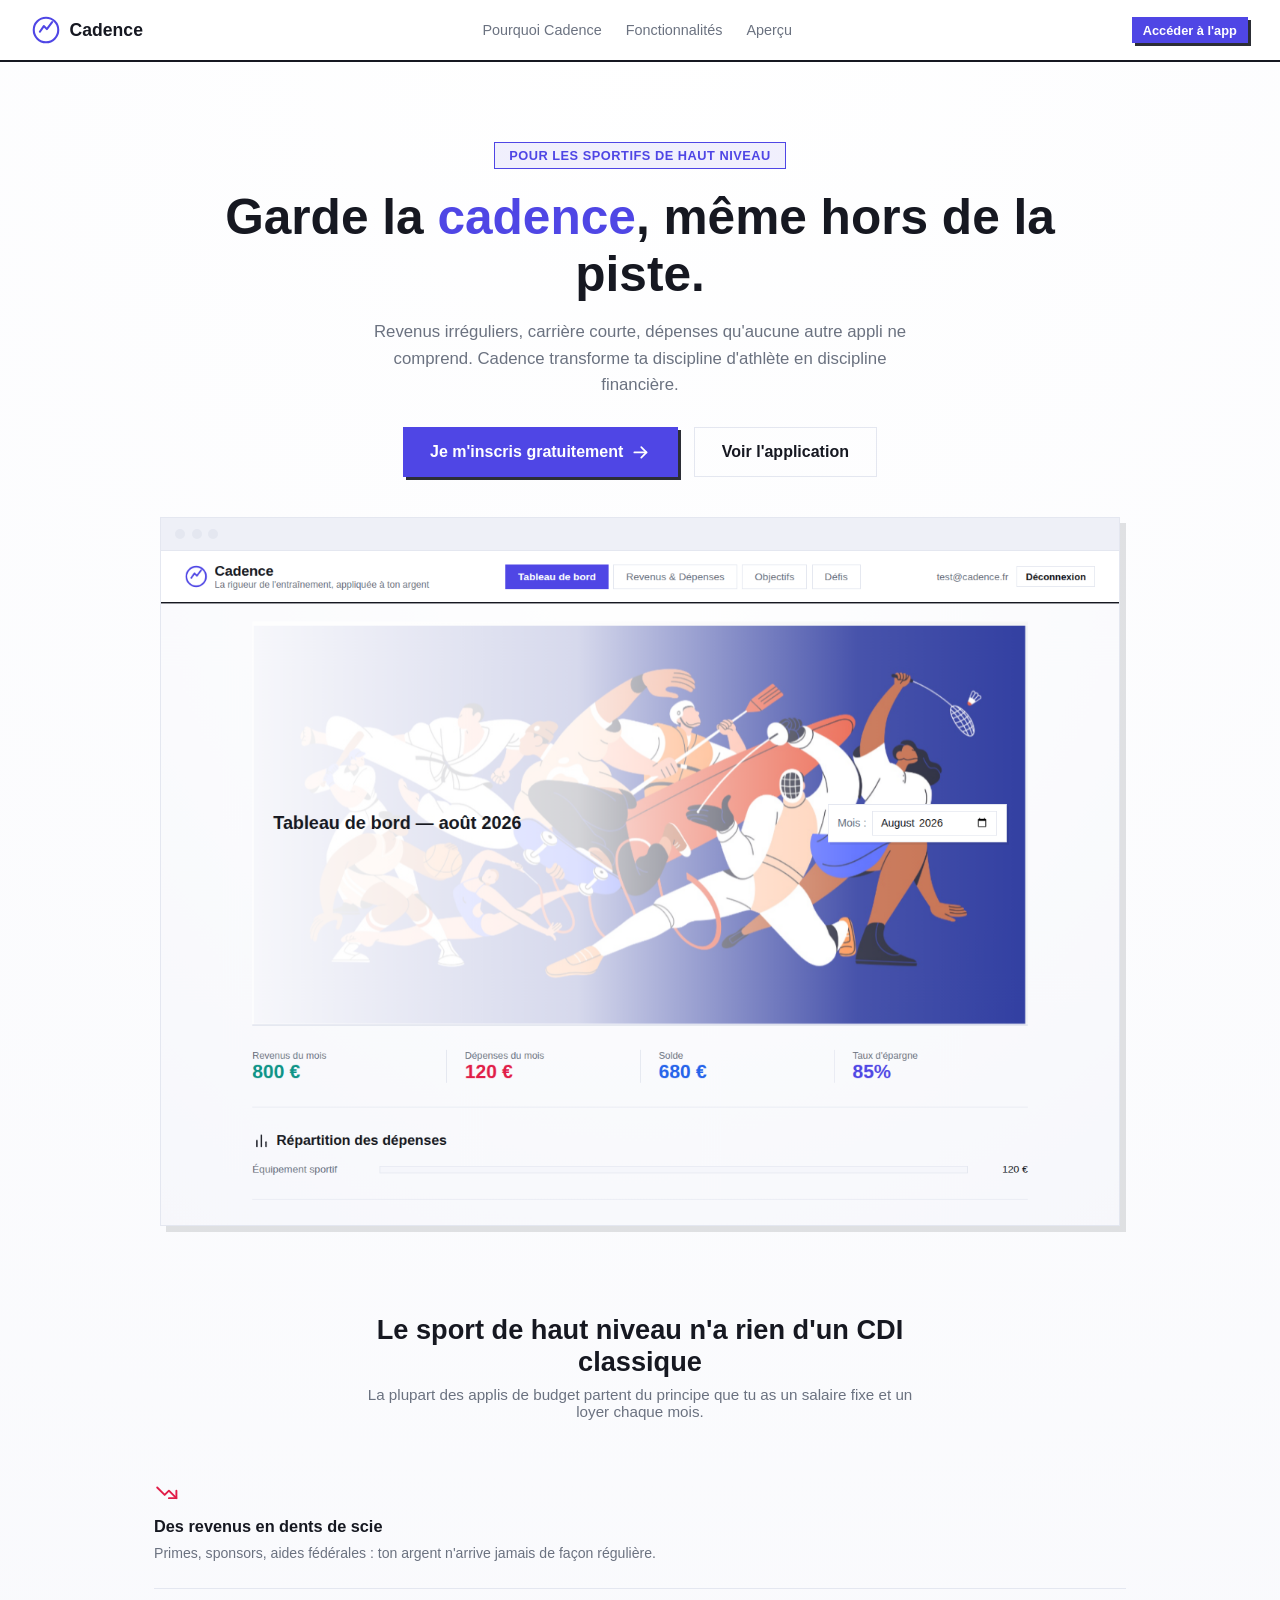
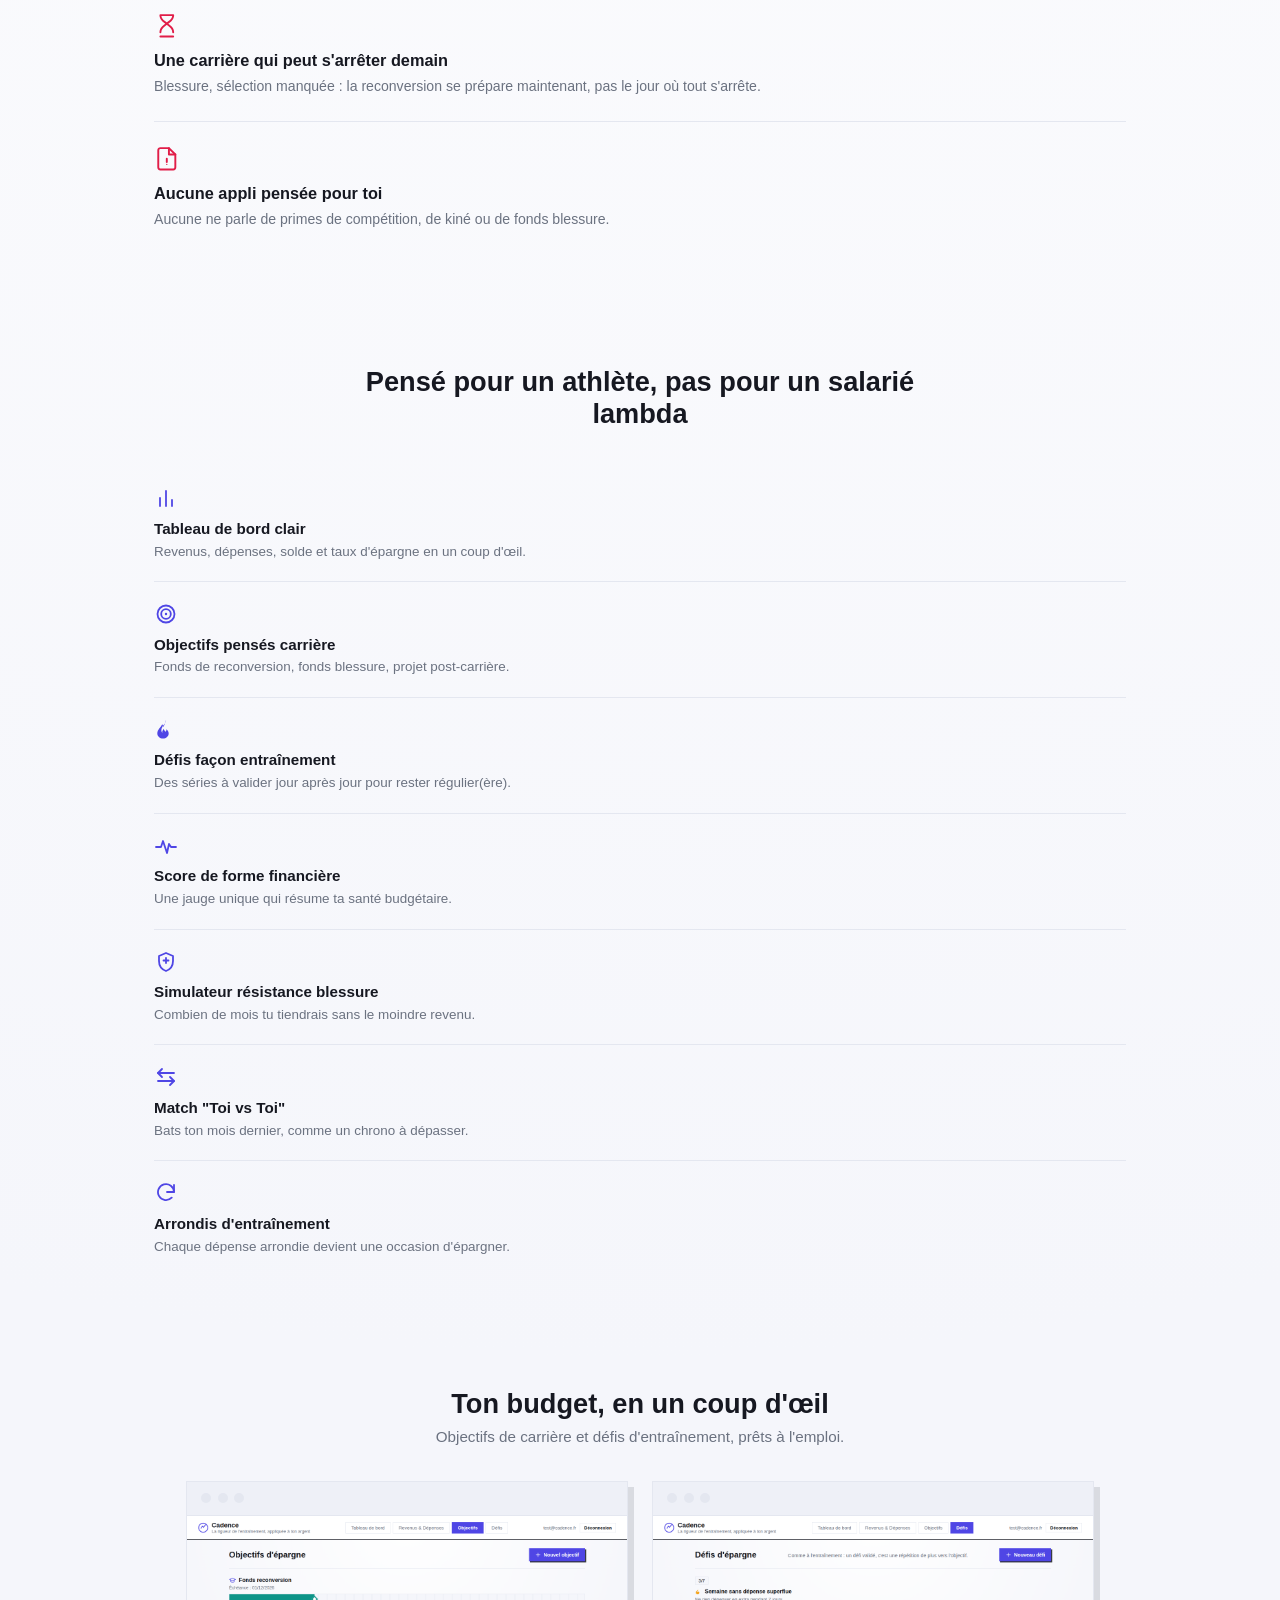
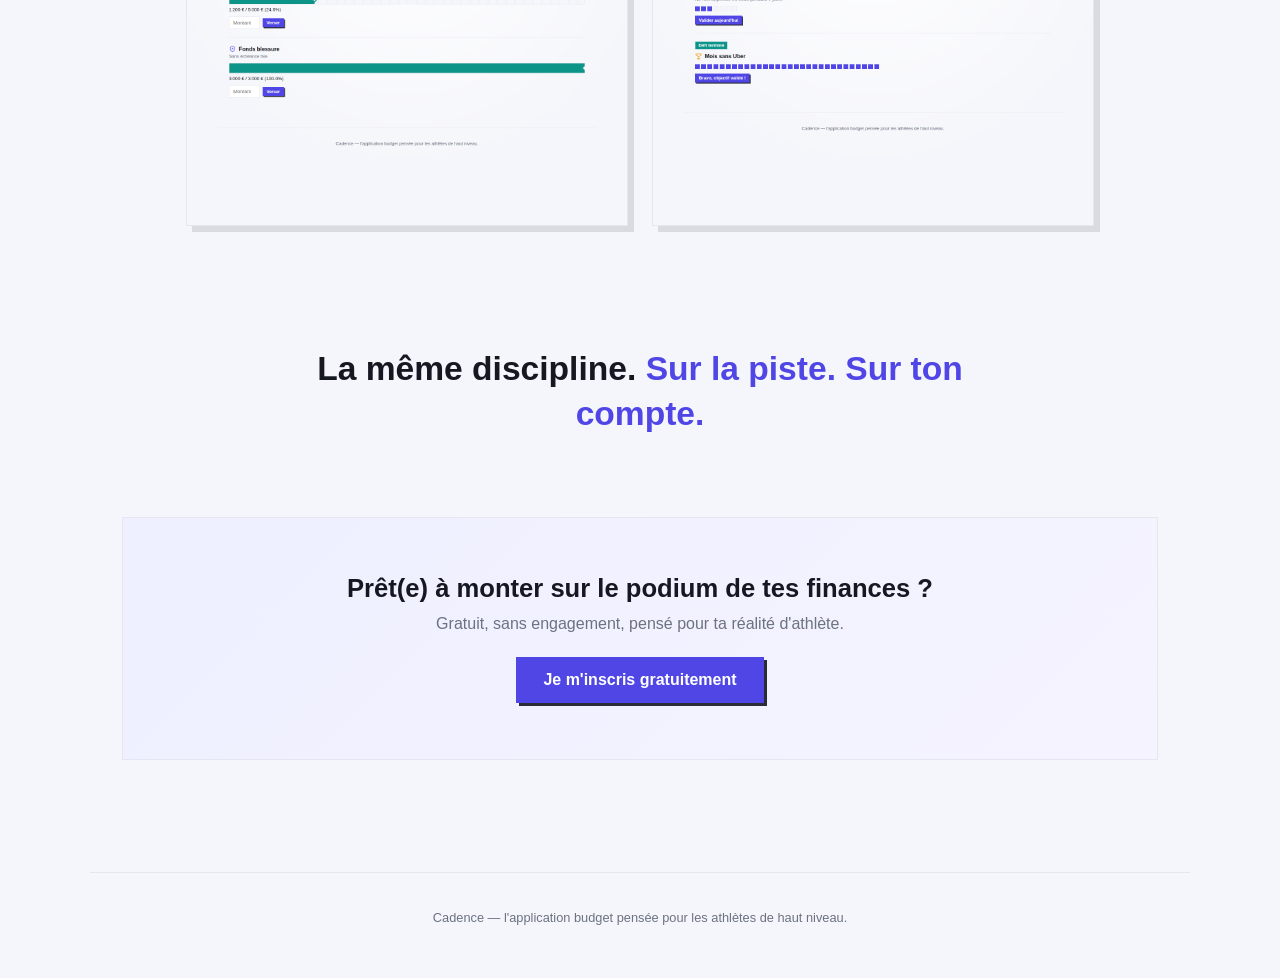
<file: index.html>
<!DOCTYPE html>
<html lang="fr">
<head>
<meta charset="UTF-8">
<meta name="viewport" content="width=device-width, initial-scale=1.0">
<title>Cadence — Le budget des athlètes de haut niveau</title>
<meta name="description" content="Cadence aide les athlètes de haut niveau à gérer leurs revenus irréguliers, préparer leur reconversion et transformer leur discipline sportive en discipline financière.">
<link rel="stylesheet" href="styles/style.css?v=4">
<link rel="stylesheet" href="styles/landing.css?v=3">
</head>
<body>

<header class="landing-nav">
  <a class="brand" href="index.html" aria-label="Cadence, accueil">
    <svg class="logo-mark" width="28" height="28" viewBox="0 0 32 32" aria-hidden="true">
      <circle cx="16" cy="16" r="14" fill="none" stroke="currentColor" stroke-width="2.4"/>
      <path d="M9 18l4.5-6.5L17 15l6-8" fill="none" stroke="currentColor" stroke-width="2.4" stroke-linecap="round" stroke-linejoin="round"/>
    </svg>
    <span class="landing-brand-title">Cadence</span>
  </a>
  <nav aria-label="Navigation principale">
    <ul class="nav-links">
      <li><a href="#pourquoi">Pourquoi Cadence</a></li>
      <li><a href="#fonctionnalites">Fonctionnalités</a></li>
      <li><a href="#apercu">Aperçu</a></li>
    </ul>
  </nav>
  <a class="btn primary small" href="app.php">Accéder à l'app</a>
</header>

<main>

  <!-- HERO -->
  <section class="hero">
    <div class="hero-content">
      <span class="hero-eyebrow">Pour les sportifs de haut niveau</span>
      <h1>Garde la <span class="accent">cadence</span>, même hors de la piste.</h1>
      <p class="hero-sub">
        Revenus irréguliers, carrière courte, dépenses qu'aucune autre appli ne comprend.
        Cadence transforme ta discipline d'athlète en discipline financière.
      </p>
      <div class="hero-cta">
        <a class="btn primary large" href="inscription.html">
          Je m'inscris gratuitement
          <svg class="icon" viewBox="0 0 24 24" fill="none" stroke="currentColor" stroke-width="2" stroke-linecap="round" stroke-linejoin="round" aria-hidden="true"><line x1="5" y1="12" x2="19" y2="12"/><polyline points="13 6 19 12 13 18"/></svg>
        </a>
        <a class="btn ghost large" href="#apercu">Voir l'application</a>
      </div>
    </div>

    <div class="browser-frame">
      <div class="browser-bar">
        <span class="browser-dot"></span><span class="browser-dot"></span><span class="browser-dot"></span>
      </div>
      <img src="ressources/preview-dashboard.png?v=3" alt="Tableau de bord Cadence : revenus, dépenses, score de forme financière et simulateur de résistance blessure">
    </div>
  </section>

  <!-- POURQUOI -->
  <section id="pourquoi" class="landing-section">
    <div class="section-head">
      <h2>Le sport de haut niveau n'a rien d'un CDI classique</h2>
      <p>La plupart des applis de budget partent du principe que tu as un salaire fixe et un loyer chaque mois.</p>
    </div>
    <div class="pain-grid">
      <div class="pain-card">
        <svg class="icon" viewBox="0 0 24 24" fill="none" stroke="currentColor" stroke-width="1.8" stroke-linecap="round" stroke-linejoin="round" aria-hidden="true"><polyline points="3 7 10 14 14 10 21 17"/><polyline points="21 10 21 17 14 17"/></svg>
        <h3>Des revenus en dents de scie</h3>
        <p>Primes, sponsors, aides fédérales : ton argent n'arrive jamais de façon régulière.</p>
      </div>
      <div class="pain-card">
        <svg class="icon" viewBox="0 0 24 24" fill="none" stroke="currentColor" stroke-width="1.8" stroke-linecap="round" stroke-linejoin="round" aria-hidden="true"><path d="M6 2h12M6 22h12M6 2c0 5 4 6 6 8-2 2-6 3-6 8M18 2c0 5-4 6-6 8 2 2 6 3 6 8"/></svg>
        <h3>Une carrière qui peut s'arrêter demain</h3>
        <p>Blessure, sélection manquée : la reconversion se prépare maintenant, pas le jour où tout s'arrête.</p>
      </div>
      <div class="pain-card">
        <svg class="icon" viewBox="0 0 24 24" fill="none" stroke="currentColor" stroke-width="1.8" stroke-linecap="round" stroke-linejoin="round" aria-hidden="true"><path d="M14 2H6a2 2 0 0 0-2 2v16a2 2 0 0 0 2 2h12a2 2 0 0 0 2-2V8l-6-6z"/><polyline points="14 2 14 8 20 8"/><line x1="12" y1="12" x2="12" y2="15"/><circle cx="12" cy="17.3" r=".6" fill="currentColor" stroke="none"/></svg>
        <h3>Aucune appli pensée pour toi</h3>
        <p>Aucune ne parle de primes de compétition, de kiné ou de fonds blessure.</p>
      </div>
    </div>
  </section>

  <!-- FONCTIONNALITES -->
  <section id="fonctionnalites" class="landing-section">
    <div class="section-head">
      <h2>Pensé pour un athlète, pas pour un salarié lambda</h2>
    </div>
    <ul class="feature-grid">
      <li class="feature-card">
        <svg class="icon" viewBox="0 0 24 24" fill="none" stroke="currentColor" stroke-width="1.8" stroke-linecap="round" stroke-linejoin="round" aria-hidden="true"><line x1="6" y1="20" x2="6" y2="12"/><line x1="12" y1="20" x2="12" y2="5"/><line x1="18" y1="20" x2="18" y2="14"/></svg>
        <h3>Tableau de bord clair</h3>
        <p>Revenus, dépenses, solde et taux d'épargne en un coup d'œil.</p>
      </li>
      <li class="feature-card">
        <svg class="icon" viewBox="0 0 24 24" fill="none" stroke="currentColor" stroke-width="1.8" aria-hidden="true"><circle cx="12" cy="12" r="8.5"/><circle cx="12" cy="12" r="4.8"/><circle cx="12" cy="12" r="1.2" fill="currentColor" stroke="none"/></svg>
        <h3>Objectifs pensés carrière</h3>
        <p>Fonds de reconversion, fonds blessure, projet post-carrière.</p>
      </li>
      <li class="feature-card">
        <svg class="icon" viewBox="0 0 24 24" fill="currentColor" stroke="none" aria-hidden="true"><path d="M12 2c.3 3-2.4 4.6-3.6 6.7C7 11 7 13.4 8.4 15c-.6-2 .6-3 1.4-4.3.2 1.6 1 2.2 1.9 3 .8-.7.7-1.6.4-2.4 1.6 1 2.6 2.5 2.6 4.2 0 2.9-2.6 5-5.7 5S3.3 18.4 3.3 15.5c0-4 3.6-6.2 4.9-9.3.9 1 1 2.2.6 3.4C10.3 7.8 11.4 4.9 12 2z"/></svg>
        <h3>Défis façon entraînement</h3>
        <p>Des séries à valider jour après jour pour rester régulier(ère).</p>
      </li>
      <li class="feature-card">
        <svg class="icon" viewBox="0 0 24 24" fill="none" stroke="currentColor" stroke-width="1.8" stroke-linecap="round" stroke-linejoin="round" aria-hidden="true"><polyline points="2,13 7,13 9,7 13,19 15,10 17,13 22,13"/></svg>
        <h3>Score de forme financière</h3>
        <p>Une jauge unique qui résume ta santé budgétaire.</p>
      </li>
      <li class="feature-card">
        <svg class="icon" viewBox="0 0 24 24" fill="none" stroke="currentColor" stroke-width="1.8" stroke-linecap="round" stroke-linejoin="round" aria-hidden="true"><path d="M12 3l7 3v5c0 5-3 8.5-7 10-4-1.5-7-5-7-10V6l7-3z"/><line x1="12" y1="8" x2="12" y2="13"/><line x1="9.5" y1="10.5" x2="14.5" y2="10.5"/></svg>
        <h3>Simulateur résistance blessure</h3>
        <p>Combien de mois tu tiendrais sans le moindre revenu.</p>
      </li>
      <li class="feature-card">
        <svg class="icon" viewBox="0 0 24 24" fill="none" stroke="currentColor" stroke-width="1.8" stroke-linecap="round" stroke-linejoin="round" aria-hidden="true"><polyline points="8 4 4 8 8 12"/><line x1="4" y1="8" x2="20" y2="8"/><polyline points="16 12 20 16 16 20"/><line x1="20" y1="16" x2="4" y2="16"/></svg>
        <h3>Match "Toi vs Toi"</h3>
        <p>Bats ton mois dernier, comme un chrono à dépasser.</p>
      </li>
      <li class="feature-card">
        <svg class="icon" viewBox="0 0 24 24" fill="none" stroke="currentColor" stroke-width="1.8" stroke-linecap="round" stroke-linejoin="round" aria-hidden="true"><path d="M20 11a8 8 0 1 0-2.3 5.7"/><polyline points="20 4 20 11 13 11"/></svg>
        <h3>Arrondis d'entraînement</h3>
        <p>Chaque dépense arrondie devient une occasion d'épargner.</p>
      </li>
    </ul>
  </section>

  <!-- APERCU PRODUIT -->
  <section id="apercu" class="landing-section">
    <div class="section-head">
      <h2>Ton budget, en un coup d'œil</h2>
      <p>Objectifs de carrière et défis d'entraînement, prêts à l'emploi.</p>
    </div>
    <div class="preview-row">
      <div class="browser-frame">
        <div class="browser-bar"><span class="browser-dot"></span><span class="browser-dot"></span><span class="browser-dot"></span></div>
        <img src="ressources/preview-objectifs.png?v=3" alt="Écran des objectifs d'épargne : fonds de reconversion, fonds blessure et projet post-carrière avec barres de progression">
      </div>
      <div class="browser-frame">
        <div class="browser-bar"><span class="browser-dot"></span><span class="browser-dot"></span><span class="browser-dot"></span></div>
        <img src="ressources/preview-defis.png?v=3" alt="Écran des défis d'épargne avec séries de jours à valider et statut de progression">
      </div>
    </div>
  </section>

  <!-- SLOGAN -->
  <section class="slogan-section">
    <p>La même discipline. <span class="accent">Sur la piste. Sur ton compte.</span></p>
  </section>

  <!-- CTA FINAL -->
  <section class="final-cta">
    <h2>Prêt(e) à monter sur le podium de tes finances ?</h2>
    <p>Gratuit, sans engagement, pensé pour ta réalité d'athlète.</p>
    <a class="btn primary large" href="inscription.html">Je m'inscris gratuitement</a>
  </section>

</main>

<footer class="site-footer">
  <p>Cadence — l'application budget pensée pour les athlètes de haut niveau.</p>
</footer>

</body>
</html>
</file>
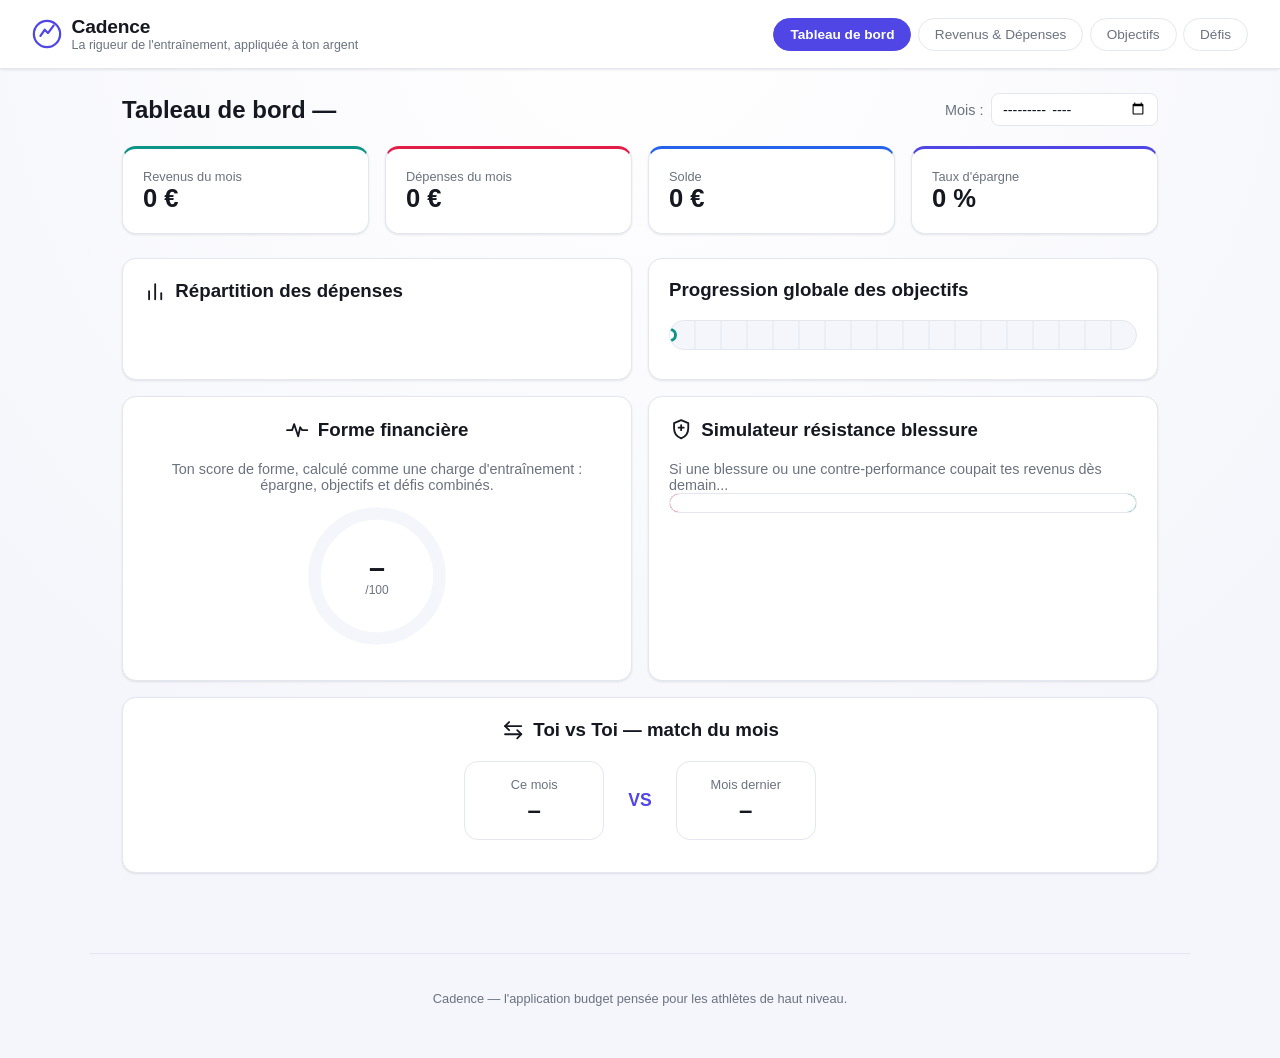
<file: app.html>
<!DOCTYPE html>
<html lang="fr">
<head>
<meta charset="UTF-8">
<meta name="viewport" content="width=device-width, initial-scale=1.0">
<title>Cadence — Gestion budgétaire pour athlète de haut niveau</title>
<link rel="stylesheet" href="css/style.css">
</head>
<body>

<header class="topbar">
  <a class="brand" href="index.html" aria-label="Retour à l'accueil Cadence">
    <svg class="logo-mark" width="30" height="30" viewBox="0 0 32 32" aria-hidden="true">
      <circle cx="16" cy="16" r="14" fill="none" stroke="currentColor" stroke-width="2.4"/>
      <path d="M9 18l4.5-6.5L17 15l6-8" fill="none" stroke="currentColor" stroke-width="2.4" stroke-linecap="round" stroke-linejoin="round"/>
    </svg>
    <div>
      <h1>Cadence</h1>
      <p class="tagline">La rigueur de l'entraînement, appliquée à ton argent</p>
    </div>
  </a>
  <nav class="tabs" id="tabs">
    <button class="tab-btn active" data-tab="dashboard">Tableau de bord</button>
    <button class="tab-btn" data-tab="transactions">Revenus &amp; Dépenses</button>
    <button class="tab-btn" data-tab="objectifs">Objectifs</button>
    <button class="tab-btn" data-tab="defis">Défis</button>
  </nav>
</header>

<main>

  <!-- DASHBOARD -->
  <section id="dashboard" class="tab-panel active">
    <div class="panel-header">
      <h2>Tableau de bord — <span id="dashboardMonthLabel"></span></h2>
      <div class="month-picker">
        <label for="monthSelector">Mois :</label>
        <input type="month" id="monthSelector">
      </div>
    </div>

    <dl class="stat-grid">
      <div class="stat-card revenu">
        <dt class="stat-label">Revenus du mois</dt>
        <dd class="stat-value" id="statRevenus">0 €</dd>
      </div>
      <div class="stat-card depense">
        <dt class="stat-label">Dépenses du mois</dt>
        <dd class="stat-value" id="statDepenses">0 €</dd>
      </div>
      <div class="stat-card solde">
        <dt class="stat-label">Solde</dt>
        <dd class="stat-value" id="statSolde">0 €</dd>
      </div>
      <div class="stat-card taux">
        <dt class="stat-label">Taux d'épargne</dt>
        <dd class="stat-value" id="statTaux">0 %</dd>
      </div>
    </dl>

    <div class="dashboard-columns">
      <div class="card">
        <h3>
          <svg class="icon" viewBox="0 0 24 24" fill="none" stroke="currentColor" stroke-width="1.8" stroke-linecap="round" stroke-linejoin="round" aria-hidden="true"><line x1="6" y1="20" x2="6" y2="12"/><line x1="12" y1="20" x2="12" y2="5"/><line x1="18" y1="20" x2="18" y2="14"/></svg>
          Répartition des dépenses
        </h3>
        <ul id="categoryChart" class="bar-chart"></ul>
        <p class="empty-hint" id="categoryEmpty" hidden>Aucune dépense enregistrée ce mois-ci.</p>
      </div>

      <div class="card">
        <h3>Progression globale des objectifs</h3>
        <div class="track-lane">
          <div class="track-fill" id="globalGoalFill"></div>
          <span class="track-marker" id="globalGoalMarker"></span>
        </div>
        <p id="globalGoalText" class="track-caption"></p>
      </div>
    </div>

    <div class="dashboard-columns">
      <div class="card gauge-card">
        <h3>
          <svg class="icon" viewBox="0 0 24 24" fill="none" stroke="currentColor" stroke-width="1.8" stroke-linecap="round" stroke-linejoin="round" aria-hidden="true"><polyline points="2,13 7,13 9,7 13,19 15,10 17,13 22,13"/></svg>
          Forme financière
        </h3>
        <p class="subtitle">Ton score de forme, calculé comme une charge d'entraînement : épargne, objectifs et défis combinés.</p>
        <div class="gauge-wrap">
          <svg class="gauge-svg" viewBox="0 0 120 120" role="img" aria-label="Jauge de forme financière">
            <circle class="gauge-bg" cx="60" cy="60" r="50"></circle>
            <circle class="gauge-value" id="formGaugeCircle" cx="60" cy="60" r="50"></circle>
          </svg>
          <div class="gauge-center">
            <span class="gauge-number" id="formScoreNumber">–</span>
            <span class="gauge-sub">/100</span>
          </div>
        </div>
        <p class="track-caption" id="formScoreLabel"></p>
      </div>

      <div class="card">
        <h3>
          <svg class="icon" viewBox="0 0 24 24" fill="none" stroke="currentColor" stroke-width="1.8" stroke-linecap="round" stroke-linejoin="round" aria-hidden="true"><path d="M12 3l7 3v5c0 5-3 8.5-7 10-4-1.5-7-5-7-10V6l7-3z"/><line x1="12" y1="8" x2="12" y2="13"/><line x1="9.5" y1="10.5" x2="14.5" y2="10.5"/></svg>
          Simulateur résistance blessure
        </h3>
        <p class="subtitle">Si une blessure ou une contre-performance coupait tes revenus dès demain...</p>
        <div class="fuel-gauge">
          <div class="fuel-fill" id="runwayFill"></div>
        </div>
        <p class="track-caption" id="runwayText"></p>
      </div>
    </div>

    <div class="card versus-card">
      <h3>
        <svg class="icon" viewBox="0 0 24 24" fill="none" stroke="currentColor" stroke-width="1.8" stroke-linecap="round" stroke-linejoin="round" aria-hidden="true"><polyline points="8 4 4 8 8 12"/><line x1="4" y1="8" x2="20" y2="8"/><polyline points="16 12 20 16 16 20"/><line x1="20" y1="16" x2="4" y2="16"/></svg>
        Toi vs Toi — match du mois
      </h3>
      <div class="versus-row">
        <div class="versus-side" id="versusCurrentSide">
          <span class="versus-label">Ce mois</span>
          <span class="versus-value" id="versusCurrentValue">–</span>
        </div>
        <span class="versus-vs">VS</span>
        <div class="versus-side" id="versusPreviousSide">
          <span class="versus-label">Mois dernier</span>
          <span class="versus-value" id="versusPreviousValue">–</span>
        </div>
      </div>
      <p class="track-caption" id="versusText"></p>
    </div>
  </section>

  <!-- TRANSACTIONS -->
  <section id="transactions" class="tab-panel">
    <div class="panel-header">
      <h2>Revenus &amp; Dépenses</h2>
    </div>

    <form id="transactionForm" class="card form-grid">
      <div class="field">
        <label for="txType">Type</label>
        <select id="txType" required>
          <option value="revenu">Revenu</option>
          <option value="depense">Dépense</option>
        </select>
      </div>
      <div class="field">
        <label for="txCategory">Catégorie</label>
        <select id="txCategory" required></select>
      </div>
      <div class="field">
        <label for="txLabel">Libellé</label>
        <input type="text" id="txLabel" placeholder="Ex : Prime podium championnat" required>
      </div>
      <div class="field">
        <label for="txAmount">Montant (€)</label>
        <input type="number" id="txAmount" min="0.01" step="0.01" required>
      </div>
      <div class="field">
        <label for="txDate">Date</label>
        <input type="date" id="txDate" required>
      </div>
      <button type="submit" class="btn primary">
        <svg class="icon" viewBox="0 0 24 24" fill="none" stroke="currentColor" stroke-width="2" stroke-linecap="round" aria-hidden="true"><line x1="12" y1="5" x2="12" y2="19"/><line x1="5" y1="12" x2="19" y2="12"/></svg>
        Ajouter
      </button>
    </form>

    <div class="card roundup-card" id="roundupCard" hidden>
      <h3>
        <svg class="icon" viewBox="0 0 24 24" fill="none" stroke="currentColor" stroke-width="1.8" stroke-linecap="round" stroke-linejoin="round" aria-hidden="true"><path d="M20 11a8 8 0 1 0-2.3 5.7"/><polyline points="20 4 20 11 13 11"/></svg>
        Arrondi d'entraînement
      </h3>
      <p id="roundupText"></p>
      <div class="goal-actions">
        <label for="roundupGoalSelect" class="sr-only">Objectif qui recevra l'arrondi</label>
        <select id="roundupGoalSelect"></select>
        <button type="button" class="btn primary small" id="roundupSendBtn">Envoyer l'arrondi</button>
        <button type="button" class="btn ghost small" id="roundupSkipBtn">Ignorer</button>
      </div>
    </div>

    <div class="card">
      <table class="tx-table">
        <thead>
          <tr><th>Date</th><th>Type</th><th>Catégorie</th><th>Libellé</th><th>Montant</th><th>Action</th></tr>
        </thead>
        <tbody id="txTableBody"></tbody>
      </table>
      <p class="empty-hint" id="txEmpty" hidden>Aucune opération ce mois-ci.</p>
    </div>
  </section>

  <!-- OBJECTIFS -->
  <section id="objectifs" class="tab-panel">
    <div class="panel-header">
      <h2>Objectifs d'épargne</h2>
      <button class="btn primary" id="newGoalBtn">
        <svg class="icon" viewBox="0 0 24 24" fill="none" stroke="currentColor" stroke-width="2" stroke-linecap="round" aria-hidden="true"><line x1="12" y1="5" x2="12" y2="19"/><line x1="5" y1="12" x2="19" y2="12"/></svg>
        Nouvel objectif
      </button>
    </div>

    <form id="goalForm" class="card form-grid" hidden>
      <div class="field">
        <label for="goalName">Nom de l'objectif</label>
        <input type="text" id="goalName" placeholder="Ex : Fonds reconversion" required>
      </div>
      <div class="field">
        <label for="goalCategory">Catégorie</label>
        <select id="goalCategory">
          <option value="reconversion">Reconversion</option>
          <option value="blessure">Fonds blessure / coup dur</option>
          <option value="projet">Projet post-carrière</option>
          <option value="autre">Autre</option>
        </select>
      </div>
      <div class="field">
        <label for="goalTarget">Montant cible (€)</label>
        <input type="number" id="goalTarget" min="1" step="1" required>
      </div>
      <div class="field">
        <label for="goalDeadline">Échéance (optionnel)</label>
        <input type="date" id="goalDeadline">
      </div>
      <button type="submit" class="btn primary">Créer l'objectif</button>
    </form>

    <ul id="goalsList" class="goals-list"></ul>
  </section>

  <!-- DEFIS -->
  <section id="defis" class="tab-panel">
    <div class="panel-header">
      <h2>Défis d'épargne</h2>
      <p class="subtitle">Comme à l'entraînement : un défi validé, c'est une répétition de plus vers l'objectif.</p>
    </div>
    <ul id="challengesList" class="challenges-list"></ul>
  </section>

</main>

<footer class="site-footer">
  <p>Cadence — l'application budget pensée pour les athlètes de haut niveau.</p>
</footer>

<div id="toast" class="toast" hidden></div>

<script src="js/app.js" defer></script>
</body>
</html>
</file>
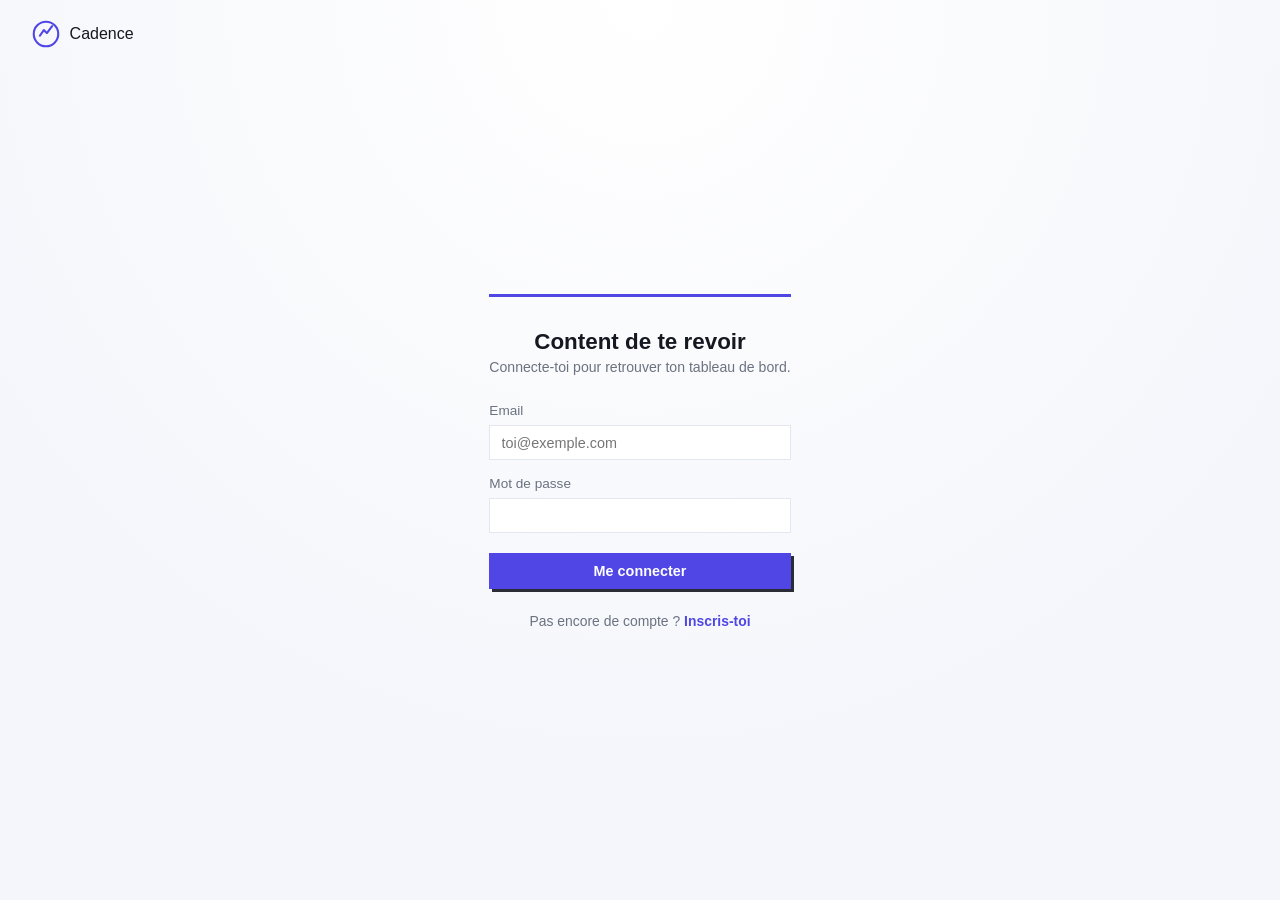
<file: connexion.html>
<!DOCTYPE html>
<html lang="fr">
<head>
<meta charset="UTF-8">
<meta name="viewport" content="width=device-width, initial-scale=1.0">
<title>Connexion — Cadence</title>
<link rel="stylesheet" href="styles/style.css?v=4">
<link rel="stylesheet" href="styles/auth.css?v=3">
</head>
<body class="auth-page">

<header class="auth-nav">
  <a class="brand" href="index.html" aria-label="Cadence, accueil">
    <svg class="logo-mark" width="28" height="28" viewBox="0 0 32 32" aria-hidden="true">
      <circle cx="16" cy="16" r="14" fill="none" stroke="currentColor" stroke-width="2.4"/>
      <path d="M9 18l4.5-6.5L17 15l6-8" fill="none" stroke="currentColor" stroke-width="2.4" stroke-linecap="round" stroke-linejoin="round"/>
    </svg>
    <span class="landing-brand-title">Cadence</span>
  </a>
</header>

<main class="auth-main">
  <div class="auth-card">
    <h1>Content de te revoir</h1>
    <p class="auth-sub">Connecte-toi pour retrouver ton tableau de bord.</p>

    <p class="auth-error" id="erreur_formulaire" hidden></p>

    <form id="formulaire_connexion" class="auth-form">
      <div class="field">
        <label for="email">Email</label>
        <input type="email" id="email" autocomplete="email" required placeholder="toi@exemple.com">
      </div>
      <div class="field">
        <label for="mot_de_passe">Mot de passe</label>
        <input type="password" id="mot_de_passe" autocomplete="current-password" required>
      </div>
      <button type="submit" class="btn primary large">Me connecter</button>
    </form>

    <p class="auth-switch">Pas encore de compte ? <a href="inscription.html">Inscris-toi</a></p>
  </div>
</main>

<script src="scripts/connexion.js" defer></script>

</body>
</html>
</file>
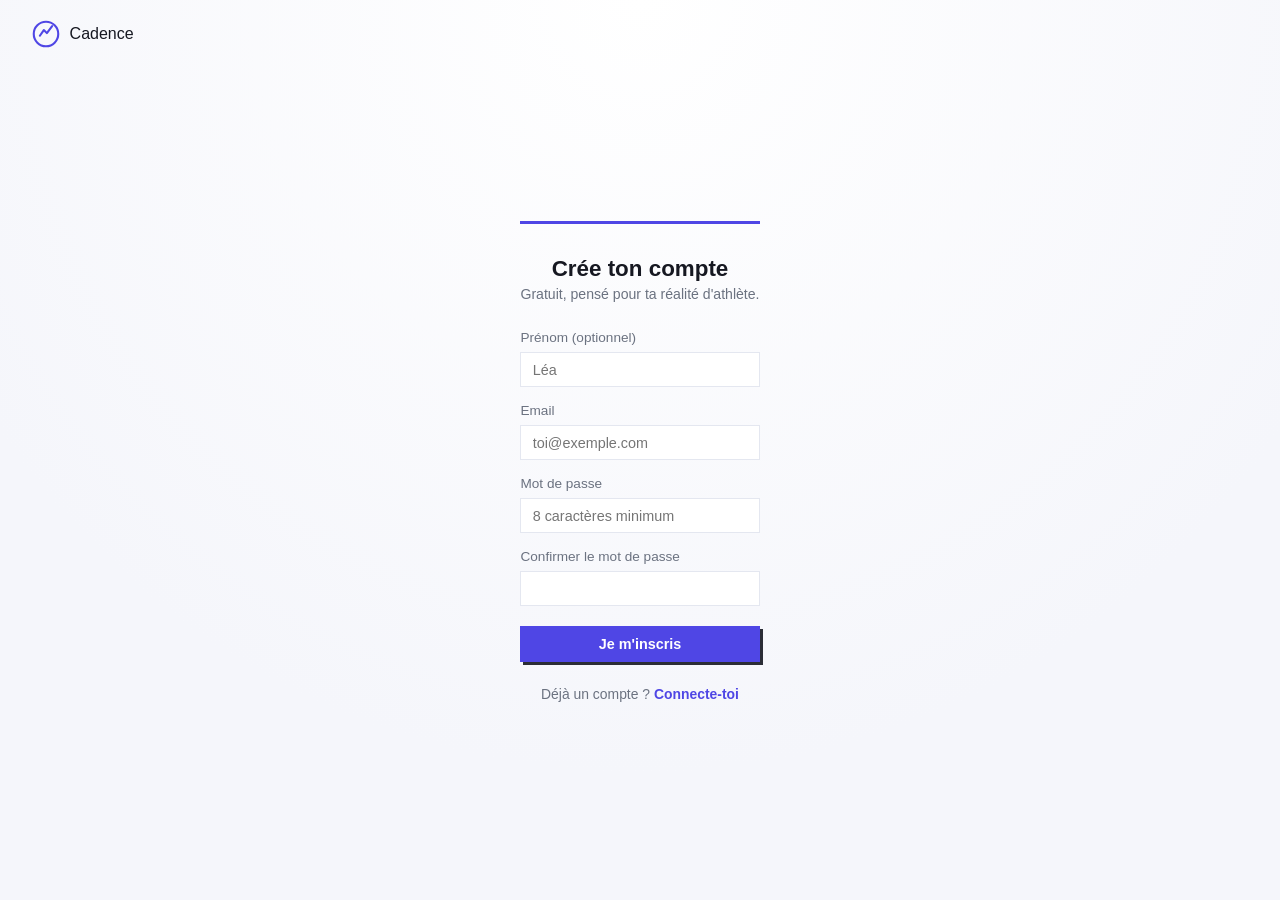
<file: inscription.html>
<!DOCTYPE html>
<html lang="fr">
<head>
<meta charset="UTF-8">
<meta name="viewport" content="width=device-width, initial-scale=1.0">
<title>Inscription — Cadence</title>
<link rel="stylesheet" href="styles/style.css?v=4">
<link rel="stylesheet" href="styles/auth.css?v=3">
</head>
<body class="auth-page">

<header class="auth-nav">
  <a class="brand" href="index.html" aria-label="Cadence, accueil">
    <svg class="logo-mark" width="28" height="28" viewBox="0 0 32 32" aria-hidden="true">
      <circle cx="16" cy="16" r="14" fill="none" stroke="currentColor" stroke-width="2.4"/>
      <path d="M9 18l4.5-6.5L17 15l6-8" fill="none" stroke="currentColor" stroke-width="2.4" stroke-linecap="round" stroke-linejoin="round"/>
    </svg>
    <span class="landing-brand-title">Cadence</span>
  </a>
</header>

<main class="auth-main">
  <div class="auth-card">
    <h1>Crée ton compte</h1>
    <p class="auth-sub">Gratuit, pensé pour ta réalité d'athlète.</p>

    <p class="auth-error" id="erreur_formulaire" hidden></p>

    <form id="formulaire_inscription" class="auth-form">
      <div class="field">
        <label for="nom">Prénom (optionnel)</label>
        <input type="text" id="nom" autocomplete="given-name" placeholder="Léa">
      </div>
      <div class="field">
        <label for="email">Email</label>
        <input type="email" id="email" autocomplete="email" required placeholder="toi@exemple.com">
      </div>
      <div class="field">
        <label for="mot_de_passe">Mot de passe</label>
        <input type="password" id="mot_de_passe" autocomplete="new-password" required minlength="8" placeholder="8 caractères minimum">
      </div>
      <div class="field">
        <label for="confirmation_mot_de_passe">Confirmer le mot de passe</label>
        <input type="password" id="confirmation_mot_de_passe" autocomplete="new-password" required minlength="8">
      </div>
      <button type="submit" class="btn primary large">Je m'inscris</button>
    </form>

    <p class="auth-switch">Déjà un compte ? <a href="connexion.html">Connecte-toi</a></p>
  </div>
</main>

<script src="scripts/inscription.js" defer></script>

</body>
</html>
</file>
<file: styles/style.css>
/* Reset / base */
* { box-sizing: border-box; }
form[hidden] { display: none; }

body {
  margin: 0;
  font-family: Arial, sans-serif;
  background: radial-gradient(circle at top, #ffffff, #f5f6fb 70%);
  color: #161821;
  min-height: 100vh;
}

input, select, button { font-family: inherit; font-size: .9rem; }
.icon { width: 1.3em; height: 1.3em; flex-shrink: 0; }

/* En-tête et navigation */
.topbar {
  display: flex;
  flex-wrap: wrap;
  align-items: center;
  justify-content: space-between;
  gap: 1rem;
  padding: 1rem 2rem;
  background: #ffffff;
  border-bottom: 2px solid #161821;
  position: sticky;
  top: 0;
  z-index: 10;
}

.brand { display: flex; align-items: center; gap: .6rem; text-decoration: none; color: inherit; }
.logo-mark { color: #4f46e5; }
.brand h1 { margin: 0; font-size: 1.2rem; letter-spacing: -.01em; }
.tagline { margin: 0; font-size: .78rem; color: #6b7280; }

.tabs { display: flex; gap: .4rem; flex-wrap: wrap; }
.tab-btn {
  display: inline-flex;
  align-items: center;
  gap: .4rem;
  background: transparent;
  border: 1px solid #e4e7f0;
  color: #6b7280;
  padding: .5rem 1rem;
  cursor: pointer;
  font-size: .85rem;
  transition: all .15s ease;
}
.tab-btn:hover { border-color: #4f46e5; color: #161821; }
.tab-btn.active { background: #4f46e5; color: #ffffff; border-color: #4f46e5; font-weight: 600; }

.account-box { display: flex; align-items: center; gap: .7rem; }
.account-email { font-size: .82rem; color: #6b7280; }

/* Contenu principal et onglets */
main { max-width: 1100px; margin: 0 auto; padding: 1.5rem 2rem 4rem; }

.tab-panel { display: none; animation: fadeIn .2s ease; }
.tab-panel.active { display: block; }
@keyframes fadeIn { from { opacity: 0; transform: translateY(4px);} to { opacity: 1; transform: translateY(0);} }

.panel-header {
  display: flex;
  flex-wrap: wrap;
  align-items: center;
  justify-content: space-between;
  gap: .75rem;
  margin-bottom: 1.25rem;
}
.panel-header h2 { margin: 0; }
.subtitle { margin: .25rem 0 0; color: #6b7280; font-size: .9rem; }

.dashboard-banner { position: relative; overflow: hidden; border-bottom: 1px solid #e4e7f0; }
.dashboard-illustration { display: block; width: 100%; height: auto; opacity: .85; }
.dashboard-banner .panel-header {
  position: absolute;
  top: 0;
  right: 0;
  bottom: 0;
  left: 0;
  z-index: 1;
  margin-bottom: 0;
  padding: 0 1.75rem;
  background: linear-gradient(90deg, rgba(255, 255, 255, .96) 0%, rgba(255, 255, 255, .8) 42%, rgba(255, 255, 255, .1) 78%, rgba(255, 255, 255, 0) 100%);
}
.dashboard-banner .month-picker { background: #ffffff; border: 1px solid #e4e7f0; padding: .5rem .75rem; box-shadow: 3px 3px 0 rgba(22, 24, 33, .08); }

.month-picker { display: flex; align-items: center; gap: .5rem; font-size: .9rem; color: #6b7280; }
.month-picker input { background: #ffffff; border: 1px solid #e4e7f0; color: #161821; padding: .4rem .6rem; }

.dashboard-columns { display: flex; flex-direction: column; }

/* Cartes (base commune) : pas de boîte fermée ni d'ombre — juste un
   séparateur fin entre blocs, dans l'esprit d'une liste structurée plutôt
   que d'une grille de cards. */
.card, .stat-card, .goal-card, .challenge-card {
  background: transparent;
  border: none;
  border-radius: 0;
  box-shadow: none;
  padding: 0;
}
.card h3 { margin-top: 0; display: flex; align-items: center; gap: .5rem; }

/* Tout bloc de premier niveau dans un onglet est séparé du suivant par un
   simple filet, jamais par un encadré. */
.tab-panel > * + *,
.dashboard-columns > .card + .card {
  border-top: 1px solid #e4e7f0;
  margin-top: 2rem;
  padding-top: 2rem;
}

.stat-grid {
  display: flex;
  flex-wrap: wrap;
  margin: 0;
}
.stat-grid > .stat-card {
  flex: 1 1 150px;
  padding: 0 1.5rem;
}
.stat-grid > .stat-card:first-child { padding-left: 0; }
.stat-grid > .stat-card + .stat-card { border-left: 1px solid #e4e7f0; border-top: none; }
.stat-grid dt, .stat-grid dd { margin: 0; }
.stat-label { display: block; font-size: .8rem; color: #6b7280; margin-bottom: .35rem; }
.stat-value { display: block; font-size: 1.6rem; font-weight: 700; }
.stat-card.revenu .stat-value { color: #0d9488; }
.stat-card.depense .stat-value { color: #e11d48; }
.stat-card.solde .stat-value { color: #2563eb; }
.stat-card.taux .stat-value { color: #4f46e5; }

/* Boutons */
.btn {
  display: inline-flex;
  align-items: center;
  gap: .4rem;
  border: none;
  padding: .6rem 1.1rem;
  cursor: pointer;
  font-weight: 600;
  text-decoration: none;
  transition: transform .1s ease, opacity .15s ease, box-shadow .15s ease;
}
.btn:hover { opacity: .92; }
.btn:active { transform: scale(.97); }
.btn.primary { background: #4f46e5; color: #ffffff; box-shadow: 3px 3px 0 rgba(22, 24, 33, .9); }
.btn.ghost { background: transparent; border: 1px solid #e4e7f0; color: #161821; }
.btn.danger { background: #e11d48; color: #fff; }
.btn.small { padding: .35rem .7rem; font-size: .8rem; }

/* Formulaires */
.form-grid { display: grid; grid-template-columns: repeat(auto-fit, minmax(160px, 1fr)); gap: .9rem; align-items: end; }
.field { display: flex; flex-direction: column; gap: .35rem; font-size: .85rem; }
.field label { color: #6b7280; }
input, select { background: #ffffff; border: 1px solid #e4e7f0; color: #161821; padding: .55rem .7rem; }
input:focus, select:focus { outline: none; border-color: #4f46e5; box-shadow: inset 0 0 0 2px rgba(79, 70, 229, .25); }

.roundup-card { border-top: 3px solid #4f46e5; }
.roundup-card select { min-width: 200px; }

/* Tableau de transactions */
.tx-table { width: 100%; border-collapse: collapse; font-size: .88rem; }
.tx-table th { text-align: left; color: #6b7280; font-weight: 600; padding: .5rem; border-bottom: 1px solid #e4e7f0; }
.tx-table td { padding: .5rem; border-bottom: 1px solid #e4e7f0; }
.tx-table tr:last-child td { border-bottom: none; }
.tx-type { display: inline-flex; align-items: center; gap: .35rem; }
.amount-revenu { color: #0d9488; font-weight: 600; }
.amount-depense { color: #e11d48; font-weight: 600; }
.empty-hint { color: #6b7280; font-size: .85rem; font-style: italic; }

/* Répartition des dépenses (barres) */
.bar-chart { list-style: none; margin: 0; padding: 0; display: flex; flex-direction: column; gap: .6rem; }
.bar-row { display: grid; grid-template-columns: 160px 1fr 70px; align-items: center; gap: .6rem; font-size: .85rem; }
.bar-row .bar-label { color: #6b7280; overflow: hidden; text-overflow: ellipsis; white-space: nowrap; }
.bar-track { background: #f5f6fb; border: 1px solid #e4e7f0; height: 10px; overflow: hidden; }
.bar-fill { height: 100%; background: #4f46e5; }
.bar-amount { text-align: right; font-variant-numeric: tabular-nums; }

/* Piste de progression (objectifs) */
.track-lane {
  position: relative;
  background: repeating-linear-gradient(90deg, #f5f6fb 0 24px, #eceef6 24px 26px);
  border: 1px solid #e4e7f0;
  height: 30px;
  overflow: hidden;
}
.track-fill { position: absolute; top: 0; right: auto; bottom: 0; left: 0; width: 0%; background: #0d9488; transition: width .4s ease; }
.track-marker {
  position: absolute;
  top: 50%; left: 0%;
  width: 14px; height: 14px;
  background: #ffffff;
  border: 3px solid #0d9488;
  transform: translate(-50%, -50%) rotate(45deg);
  transition: left .4s ease;
}
.track-caption { margin: .6rem 0 0; font-size: .85rem; color: #6b7280; }

/* Jauge de forme financière */
.gauge-card { text-align: center; }
.gauge-card h3 { justify-content: center; }
.gauge-wrap { position: relative; width: 150px; height: 150px; margin: .5rem auto; }
.gauge-svg { width: 100%; height: 100%; transform: rotate(-90deg); }
.gauge-bg { fill: none; stroke: #f5f6fb; stroke-width: 10; }
.gauge-value {
  fill: none;
  stroke: #0d9488;
  stroke-width: 10;
  stroke-linecap: round;
  stroke-dasharray: 314.159;
  stroke-dashoffset: 314.159;
  transition: stroke-dashoffset .5s ease, stroke .5s ease;
}
.gauge-center { position: absolute; top: 0; right: 0; bottom: 0; left: 0; display: flex; flex-direction: column; align-items: center; justify-content: center; }
.gauge-number { font-size: 1.8rem; font-weight: 800; line-height: 1; }
.gauge-sub { font-size: .75rem; color: #6b7280; }

/* Simulateur résistance blessure */
.fuel-gauge {
  position: relative;
  height: 20px;
  background: linear-gradient(90deg, #e11d48 0%, #f59e0b 45%, #0d9488 100%);
  border: 1px solid #e4e7f0;
  overflow: hidden;
}
.fuel-fill { position: absolute; top: 0; bottom: 0; right: 0; width: 100%; background: #ffffff; transition: width .4s ease; }

/* Match mensuel (versus) */
.versus-card { text-align: center; }
.versus-card h3 { justify-content: center; }
.versus-row { display: flex; align-items: center; justify-content: center; gap: 1.5rem; margin: .75rem 0; flex-wrap: wrap; }
.versus-side {
  display: flex; flex-direction: column; align-items: center; gap: .3rem;
  padding: 0 1.5rem;
  min-width: 140px;
}
.versus-side.winner .versus-value { color: #4f46e5; }
.versus-label { font-size: .8rem; color: #6b7280; }
.versus-value { font-size: 1.5rem; font-weight: 800; }
.versus-vs { font-weight: 800; color: #4f46e5; font-size: 1.1rem; }

/* Listes objectifs et défis : une liste verticale séparée par des filets,
   pas une grille de cards côte à côte. */
.goals-list, .challenges-list {
  list-style: none;
  margin: 0;
  padding: 0;
  display: flex;
  flex-direction: column;
}
.goals-list > li + li,
.challenges-list > li + li {
  border-top: 1px solid #e4e7f0;
}
.goal-card, .challenge-card { padding: 1.5rem 0; }

.goal-card h4 { margin: 0 0 .2rem; display: flex; align-items: center; gap: .5rem; }
.goal-card h4 .icon { color: #4f46e5; }
.goal-meta { font-size: .8rem; color: #6b7280; margin: 0 0 .7rem; }
.goal-progress-text { font-size: .85rem; margin: .5rem 0 .8rem; }
.goal-actions { display: flex; gap: .5rem; align-items: center; }
.goal-actions input { width: 90px; }

.challenge-card h4 { margin: 0 0 .3rem; display: flex; align-items: center; gap: .5rem; }
.challenge-card h4 .icon { color: #f59e0b; }
.challenge-desc { font-size: .85rem; color: #6b7280; margin: 0 0 .8rem; }
.streak-dots { display: flex; flex-wrap: wrap; gap: 4px; margin-bottom: .8rem; }
.streak-dot { width: 14px; height: 14px; background: #f5f6fb; border: 1px solid #e4e7f0; }
.streak-dot.filled { background: #4f46e5; border-color: #4f46e5; }
.challenge-status { font-size: .8rem; padding: .2rem .6rem; border: 1px solid #e4e7f0; background: #f5f6fb; display: inline-block; margin-bottom: .6rem; }
.challenge-status.termine { background: #0d9488; color: #fff; font-weight: 700; }

/* Utilitaires */
.sr-only { position: absolute; width: 1px; height: 1px; padding: 0; margin: -1px; overflow: hidden; clip: rect(0, 0, 0, 0); white-space: nowrap; border: 0; }

.toast {
  position: fixed;
  bottom: 1.5rem;
  left: 50%;
  transform: translateX(-50%);
  background: #161821;
  color: #fff;
  padding: .7rem 1.3rem;
  font-weight: 600;
  box-shadow: 4px 4px 0 rgba(0, 0, 0, .25);
  z-index: 100;
}

/* Pied de page */
.site-footer { max-width: 1100px; margin: 0 auto; padding: 1.5rem 2rem 2.5rem; text-align: center; color: #6b7280; font-size: .8rem; border-top: 1px solid #e4e7f0; }

/* Responsive */
@media (max-width: 640px) {
  .topbar { flex-direction: column; align-items: flex-start; }
  main { padding: 1rem; }
  .bar-row { grid-template-columns: 100px 1fr 60px; }
}
</file>
<file: styles/landing.css>
/* Page d'accueil (index.html). Couleurs et composants partagés avec style.css. */

/* Navigation */
.landing-nav {
  display: flex;
  align-items: center;
  justify-content: space-between;
  flex-wrap: wrap;
  gap: 1rem;
  padding: 1rem 2rem;
  background: #ffffff;
  border-bottom: 2px solid #161821;
  position: sticky;
  top: 0;
  z-index: 10;
}
.landing-brand-title { font-size: 1.1rem; font-weight: 700; }
.landing-nav .nav-links { display: flex; gap: 1.5rem; list-style: none; margin: 0; padding: 0; }
.landing-nav .nav-links a { color: #6b7280; text-decoration: none; font-size: .9rem; }
.landing-nav .nav-links a:hover { color: #161821; }

/* Hero */
.hero { max-width: 1100px; margin: 0 auto; padding: 3.5rem 2rem 2rem; text-align: center; }
.hero-eyebrow {
  display: inline-block;
  padding: .3rem .9rem;
  background: rgba(79, 70, 229, .08);
  border: 1px solid #4f46e5;
  color: #4f46e5;
  font-size: .8rem;
  font-weight: 700;
  letter-spacing: .04em;
  text-transform: uppercase;
  margin-bottom: 1.25rem;
}
.hero h1 { font-size: clamp(2rem, 5vw, 3.1rem); line-height: 1.15; margin: 0 0 1rem; }
.hero h1 .accent { color: #4f46e5; }
.hero-sub { max-width: 560px; margin: 0 auto 1.75rem; color: #6b7280; font-size: 1.05rem; line-height: 1.6; }
.hero-cta { display: flex; gap: 1rem; justify-content: center; flex-wrap: wrap; margin-bottom: 2.5rem; }
.btn.large { padding: .9rem 1.7rem; font-size: 1rem; }

/* Aperçu produit (mockup navigateur) */
.browser-frame {
  max-width: 960px;
  margin: 0 auto;
  overflow: hidden;
  background: #ffffff;
  border: 1px solid #e4e7f0;
  box-shadow: 6px 6px 0 rgba(22, 24, 33, .12);
}
.browser-frame .browser-bar { display: flex; gap: .4rem; padding: .7rem .9rem; background: #eef0f7; border-bottom: 1px solid #e4e7f0; }
.browser-frame .browser-dot { width: 10px; height: 10px; border-radius: 50%; background: #e4e7f0; }
.browser-frame img { display: block; width: 100%; height: auto; }

.preview-row { max-width: 1100px; margin: 2rem auto 0; padding: 0 2rem; display: grid; grid-template-columns: repeat(2, 1fr); gap: 1.5rem; }
.preview-row .browser-frame { max-width: none; }

/* Sections génériques */
.landing-section { max-width: 1100px; margin: 0 auto; padding: 3.5rem 2rem; }
.section-head { text-align: center; max-width: 560px; margin: 0 auto 2.25rem; }
.section-head h2 { font-size: 1.7rem; margin: 0 0 .5rem; }
.section-head p { color: #6b7280; margin: 0; font-size: .95rem; }

/* Points de douleur : liste verticale séparée par des filets, pas des
   cards côte à côte. */
.pain-grid { display: flex; flex-direction: column; }
.pain-card { background: transparent; border: none; padding: 1.5rem 0; }
.pain-grid > .pain-card + .pain-card { border-top: 1px solid #e4e7f0; }
.pain-card .icon { width: 1.6rem; height: 1.6rem; color: #e11d48; display: block; margin-bottom: .75rem; }
.pain-card h3 { margin: 0 0 .4rem; font-size: 1.02rem; }
.pain-card p { margin: 0; color: #6b7280; font-size: .88rem; line-height: 1.5; }

/* Grille de fonctionnalités : même principe, une liste plutôt qu'une grille. */
.feature-grid { display: flex; flex-direction: column; list-style: none; margin: 0; padding: 0; }
.feature-card { background: transparent; border: none; padding: 1.25rem 0; }
.feature-grid > .feature-card + .feature-card { border-top: 1px solid #e4e7f0; }
.feature-card .icon { width: 1.5rem; height: 1.5rem; color: #4f46e5; display: block; margin-bottom: .6rem; }
.feature-card h3 { margin: 0 0 .3rem; font-size: .95rem; }
.feature-card p { margin: 0; color: #6b7280; font-size: .84rem; line-height: 1.45; }

/* Slogan */
.slogan-section { text-align: center; padding: 4rem 2rem; }
.slogan-section p { max-width: 780px; margin: 0 auto; font-size: clamp(1.4rem, 3.2vw, 2.1rem); font-weight: 700; line-height: 1.35; color: #161821; }
.slogan-section p .accent { color: #4f46e5; }

/* CTA final */
.final-cta {
  text-align: center;
  padding: 3.5rem 2rem;
  margin: 1rem 2rem 3rem;
  max-width: 1100px;
  margin-inline: auto;
  background: linear-gradient(135deg, #eef0ff, #f5f3ff);
  border: 1px solid #e4e7f0;
  border-radius: 0;
}
.final-cta h2 { margin: 0 0 .75rem; font-size: 1.6rem; }
.final-cta p { color: #6b7280; margin: 0 0 1.5rem; }

/* Responsive */
@media (max-width: 720px) {
  .preview-row { grid-template-columns: 1fr; }
}
@media (max-width: 640px) {
  .landing-nav .nav-links { display: none; }
  .hero { padding: 2.25rem 1.25rem 1.5rem; }
  .landing-section { padding: 2.25rem 1.25rem; }
}
</file>
<file: css/style.css>
/* =========================================================
   1. VARIABLES GLOBALES — thème clair
   ========================================================= */
:root {
  --bg: #f5f6fb;
  --bg-alt: #ffffff;
  --card: #ffffff;
  --border: #e4e7f0;
  --text: #161821;
  --text-muted: #6b7280;
  --primary: #4f46e5;
  --primary-ink: #ffffff;
  --positive: #0d9488;
  --red: #e11d48;
  --blue: #2563eb;
  --warning: #f59e0b;
  --radius: 14px;
  --gap-md: 1rem;
  --shadow-sm: 0 1px 2px rgba(20, 24, 40, .04), 0 1px 3px rgba(20, 24, 40, .06);
}

/* =========================================================
   2. RESET / BASE
   ========================================================= */
* { box-sizing: border-box; }

body {
  margin: 0;
  font-family: "Segoe UI", Roboto, Helvetica, Arial, sans-serif;
  background: radial-gradient(circle at top, #ffffff, var(--bg) 70%);
  color: var(--text);
  min-height: 100vh;
}

input, select, button { font-family: inherit; font-size: .9rem; }

.icon { width: 1.3em; height: 1.3em; flex-shrink: 0; }

/* =========================================================
   3. LAYOUT — EN-TÊTE & NAVIGATION
   ========================================================= */
.topbar {
  display: flex;
  flex-wrap: wrap;
  align-items: center;
  justify-content: space-between;
  gap: var(--gap-md);
  padding: 1rem 2rem;
  background: var(--bg-alt);
  border-bottom: 1px solid var(--border);
  box-shadow: var(--shadow-sm);
  position: sticky;
  top: 0;
  z-index: 10;
}

.brand { display: flex; align-items: center; gap: .6rem; text-decoration: none; color: inherit; }
.logo-mark { color: var(--primary); }
.brand h1 { margin: 0; font-size: 1.2rem; letter-spacing: -.01em; }
.tagline { margin: 0; font-size: .78rem; color: var(--text-muted); }

.tabs { display: flex; gap: .4rem; flex-wrap: wrap; }
.tab-btn {
  display: inline-flex;
  align-items: center;
  gap: .4rem;
  background: transparent;
  border: 1px solid var(--border);
  color: var(--text-muted);
  padding: .5rem 1rem;
  border-radius: 999px;
  cursor: pointer;
  font-size: .85rem;
  transition: all .15s ease;
}
.tab-btn:hover { border-color: var(--primary); color: var(--text); }
.tab-btn.active { background: var(--primary); color: var(--primary-ink); border-color: var(--primary); font-weight: 600; }

.account-box { display: flex; align-items: center; gap: .7rem; }
.account-email { font-size: .82rem; color: var(--text-muted); }

/* =========================================================
   4. LAYOUT — CONTENU PRINCIPAL & ONGLETS
   ========================================================= */
main { max-width: 1100px; margin: 0 auto; padding: 1.5rem 2rem 4rem; }

.tab-panel { display: none; animation: fadeIn .2s ease; }
.tab-panel.active { display: block; }
@keyframes fadeIn { from { opacity: 0; transform: translateY(4px);} to { opacity: 1; transform: translateY(0);} }

.panel-header {
  display: flex;
  flex-wrap: wrap;
  align-items: center;
  justify-content: space-between;
  gap: .75rem;
  margin-bottom: 1.25rem;
}
.panel-header h2 { margin: 0; }
.subtitle { margin: .25rem 0 0; color: var(--text-muted); font-size: .9rem; }

.month-picker { display: flex; align-items: center; gap: .5rem; font-size: .9rem; color: var(--text-muted); }
.month-picker input {
  background: var(--bg-alt);
  border: 1px solid var(--border);
  color: var(--text);
  padding: .4rem .6rem;
  border-radius: 8px;
}

.dashboard-columns {
  display: grid;
  grid-template-columns: repeat(auto-fit, minmax(320px, 1fr));
  gap: var(--gap-md);
}

/* =========================================================
   5. COMPOSANTS — CARTES (base commune, pas de duplication)
   ========================================================= */
.card,
.stat-card,
.goal-card,
.challenge-card {
  background: var(--card);
  border: 1px solid var(--border);
  border-radius: var(--radius);
  padding: 1.25rem;
  box-shadow: var(--shadow-sm);
}
.card { margin-bottom: var(--gap-md); }
.card h3 { margin-top: 0; display: flex; align-items: center; gap: .5rem; }

.stat-grid { display: grid; grid-template-columns: repeat(auto-fit, minmax(200px, 1fr)); gap: var(--gap-md); margin: 0 0 1.5rem; }
.stat-grid dt, .stat-grid dd { margin: 0; }
.stat-card { border-top: 3px solid var(--border); }
.stat-card.revenu { border-top-color: var(--positive); }
.stat-card.depense { border-top-color: var(--red); }
.stat-card.solde { border-top-color: var(--blue); }
.stat-card.taux { border-top-color: var(--primary); }
.stat-label { display: block; font-size: .8rem; color: var(--text-muted); margin-bottom: .35rem; }
.stat-value { display: block; font-size: 1.6rem; font-weight: 700; }

/* =========================================================
   6. COMPOSANTS — BOUTONS
   ========================================================= */
.btn {
  display: inline-flex;
  align-items: center;
  gap: .4rem;
  border: none;
  border-radius: 8px;
  padding: .6rem 1.1rem;
  cursor: pointer;
  font-weight: 600;
  transition: transform .1s ease, opacity .15s ease, box-shadow .15s ease;
}
.btn:hover { opacity: .92; }
.btn:active { transform: scale(.97); }
.btn.primary { background: var(--primary); color: var(--primary-ink); box-shadow: 0 4px 12px rgba(79, 70, 229, .25); }
.btn.ghost { background: transparent; border: 1px solid var(--border); color: var(--text); }
.btn.danger { background: var(--red); color: #fff; }
.btn.small { padding: .35rem .7rem; font-size: .8rem; }

/* =========================================================
   7. COMPOSANTS — FORMULAIRES
   ========================================================= */
.form-grid {
  display: grid;
  grid-template-columns: repeat(auto-fit, minmax(160px, 1fr));
  gap: .9rem;
  align-items: end;
}
.field { display: flex; flex-direction: column; gap: .35rem; font-size: .85rem; }
.field label { color: var(--text-muted); }
input, select {
  background: var(--bg-alt);
  border: 1px solid var(--border);
  color: var(--text);
  padding: .55rem .7rem;
  border-radius: 8px;
}
input:focus, select:focus { outline: none; border-color: var(--primary); box-shadow: 0 0 0 3px rgba(79, 70, 229, .12); }

.roundup-card { border-top: 3px solid var(--primary); }
.roundup-card select { min-width: 200px; }

/* =========================================================
   8. COMPOSANTS — TABLEAU DE TRANSACTIONS
   ========================================================= */
.tx-table { width: 100%; border-collapse: collapse; font-size: .88rem; }
.tx-table th { text-align: left; color: var(--text-muted); font-weight: 600; padding: .5rem; border-bottom: 1px solid var(--border); }
.tx-table td { padding: .5rem; border-bottom: 1px solid var(--border); }
.tx-table tr:last-child td { border-bottom: none; }
.tx-type { display: inline-flex; align-items: center; gap: .35rem; }
.amount-revenu { color: var(--positive); font-weight: 600; }
.amount-depense { color: var(--red); font-weight: 600; }

.empty-hint { color: var(--text-muted); font-size: .85rem; font-style: italic; }

/* =========================================================
   9. WIDGETS — RÉPARTITION DES DÉPENSES (liste de barres)
   ========================================================= */
.bar-chart { list-style: none; margin: 0; padding: 0; display: flex; flex-direction: column; gap: .6rem; }
.bar-row { display: grid; grid-template-columns: 160px 1fr 70px; align-items: center; gap: .6rem; font-size: .85rem; }
.bar-row .bar-label { color: var(--text-muted); overflow: hidden; text-overflow: ellipsis; white-space: nowrap; }
.bar-track { background: var(--bg); border-radius: 999px; height: 10px; overflow: hidden; }
.bar-fill { height: 100%; background: var(--primary); border-radius: 999px; }
.bar-amount { text-align: right; font-variant-numeric: tabular-nums; }

/* =========================================================
   10. WIDGETS — PISTE DE PROGRESSION (objectifs)
   ========================================================= */
.track-lane {
  position: relative;
  background: repeating-linear-gradient(90deg, var(--bg) 0 24px, #eceef6 24px 26px);
  border: 1px solid var(--border);
  border-radius: 999px;
  height: 30px;
  overflow: hidden;
}
.track-fill {
  position: absolute; inset: 0 auto 0 0;
  width: 0%;
  background: var(--positive);
  transition: width .4s ease;
}
.track-marker {
  position: absolute;
  top: 50%; left: 0%;
  width: 14px; height: 14px;
  border-radius: 50%;
  background: var(--card);
  border: 3px solid var(--positive);
  transform: translate(-50%, -50%);
  transition: left .4s ease;
}
.track-caption { margin: .6rem 0 0; font-size: .85rem; color: var(--text-muted); }

/* =========================================================
   11. WIDGETS — JAUGE DE FORME FINANCIÈRE
   ========================================================= */
.gauge-card { text-align: center; }
.gauge-card h3 { justify-content: center; }
.gauge-wrap { position: relative; width: 150px; height: 150px; margin: .5rem auto; }
.gauge-svg { width: 100%; height: 100%; transform: rotate(-90deg); }
.gauge-bg { fill: none; stroke: var(--bg); stroke-width: 10; }
.gauge-value {
  fill: none;
  stroke: var(--positive);
  stroke-width: 10;
  stroke-linecap: round;
  stroke-dasharray: 314.159; /* 2 * PI * r, r=50 (voir markup du cercle) */
  stroke-dashoffset: 314.159;
  transition: stroke-dashoffset .5s ease, stroke .5s ease;
}
.gauge-center {
  position: absolute; inset: 0;
  display: flex; flex-direction: column; align-items: center; justify-content: center;
}
.gauge-number { font-size: 1.8rem; font-weight: 800; line-height: 1; }
.gauge-sub { font-size: .75rem; color: var(--text-muted); }

/* =========================================================
   12. WIDGETS — SIMULATEUR RÉSISTANCE BLESSURE
   ========================================================= */
.fuel-gauge {
  position: relative;
  height: 20px;
  border-radius: 999px;
  background: linear-gradient(90deg, var(--red) 0%, var(--warning) 45%, var(--positive) 100%);
  border: 1px solid var(--border);
  overflow: hidden;
}
/* Le niveau "consommé" masque le dégradé depuis la droite : ce qui reste
   visible à gauche représente le niveau de résistance atteint. */
.fuel-fill {
  position: absolute; top: 0; bottom: 0; right: 0;
  width: 100%;
  background: var(--bg-alt);
  transition: width .4s ease;
}

/* =========================================================
   13. WIDGETS — MATCH MENSUEL (versus)
   ========================================================= */
.versus-card { text-align: center; }
.versus-card h3 { justify-content: center; }
.versus-row { display: flex; align-items: center; justify-content: center; gap: 1.5rem; margin: .75rem 0; flex-wrap: wrap; }
.versus-side {
  display: flex; flex-direction: column; align-items: center; gap: .3rem;
  padding: .9rem 1.5rem;
  border-radius: var(--radius);
  border: 1px solid var(--border);
  min-width: 140px;
}
.versus-side.winner { border-color: var(--primary); box-shadow: 0 0 0 1px var(--primary) inset; }
.versus-label { font-size: .8rem; color: var(--text-muted); }
.versus-value { font-size: 1.5rem; font-weight: 800; }
.versus-vs { font-weight: 800; color: var(--primary); font-size: 1.1rem; }

/* =========================================================
   14. LISTES — OBJECTIFS & DÉFIS
   ========================================================= */
.goals-list, .challenges-list {
  list-style: none;
  margin: 0;
  padding: 0;
  display: grid;
  gap: var(--gap-md);
  grid-template-columns: repeat(auto-fit, minmax(280px, 1fr));
}

.goal-card h4 { margin: 0 0 .2rem; display: flex; align-items: center; gap: .5rem; }
.goal-card h4 .icon { color: var(--primary); }
.goal-meta { font-size: .8rem; color: var(--text-muted); margin: 0 0 .7rem; }
.goal-progress-text { font-size: .85rem; margin: .5rem 0 .8rem; }
.goal-actions { display: flex; gap: .5rem; align-items: center; }
.goal-actions input { width: 90px; }

.challenge-card h4 { margin: 0 0 .3rem; display: flex; align-items: center; gap: .5rem; }
.challenge-card h4 .icon { color: var(--warning); }
.challenge-desc { font-size: .85rem; color: var(--text-muted); margin: 0 0 .8rem; }
.streak-dots { display: flex; flex-wrap: wrap; gap: 4px; margin-bottom: .8rem; }
.streak-dot { width: 14px; height: 14px; border-radius: 4px; background: var(--bg); border: 1px solid var(--border); }
.streak-dot.filled { background: var(--primary); border-color: var(--primary); }
.challenge-status { font-size: .8rem; padding: .2rem .6rem; border-radius: 999px; background: var(--bg); display: inline-block; margin-bottom: .6rem; }
.challenge-status.termine { background: var(--positive); color: #fff; font-weight: 700; }

/* =========================================================
   15. UTILITAIRES
   ========================================================= */
.sr-only {
  position: absolute;
  width: 1px; height: 1px;
  padding: 0; margin: -1px;
  overflow: hidden;
  clip: rect(0, 0, 0, 0);
  white-space: nowrap;
  border: 0;
}

.toast {
  position: fixed;
  bottom: 1.5rem;
  left: 50%;
  transform: translateX(-50%);
  background: var(--text);
  color: #fff;
  padding: .7rem 1.3rem;
  border-radius: 999px;
  font-weight: 600;
  box-shadow: 0 10px 25px rgba(20, 24, 40, .2);
  z-index: 100;
}

/* =========================================================
   16. PIED DE PAGE
   ========================================================= */
.site-footer {
  max-width: 1100px;
  margin: 0 auto;
  padding: 1.5rem 2rem 2.5rem;
  text-align: center;
  color: var(--text-muted);
  font-size: .8rem;
  border-top: 1px solid var(--border);
}

/* =========================================================
   17. RESPONSIVE
   ========================================================= */
@media (max-width: 640px) {
  .topbar { flex-direction: column; align-items: flex-start; }
  main { padding: 1rem; }
  .bar-row { grid-template-columns: 100px 1fr 60px; }
}
</file>
<file: styles/auth.css>
/* Pages inscription/connexion. Couleurs et composants partagés avec style.css. */

.auth-page { min-height: 100vh; display: flex; flex-direction: column; }
.auth-nav { padding: 1.25rem 2rem; }
.auth-main { flex: 1; display: flex; align-items: center; justify-content: center; padding: 1rem 1.5rem 3rem; }

.auth-card {
  width: 100%;
  max-width: 380px;
  background: transparent;
  border: none;
  border-top: 3px solid #4f46e5;
  padding: 2rem 0 0;
}
.auth-card h1 { font-size: 1.4rem; margin: 0 0 .3rem; text-align: center; }
.auth-card .auth-sub { text-align: center; color: #6b7280; font-size: .88rem; margin: 0 0 1.75rem; }

.auth-form { display: flex; flex-direction: column; gap: 1rem; }
.auth-form .field { gap: .4rem; }
.auth-form .btn { justify-content: center; width: 100%; margin-top: .25rem; }

.auth-error { background: rgba(225, 29, 72, .08); color: #e11d48; border: 1px solid rgba(225, 29, 72, .25); padding: .6rem .8rem; font-size: .85rem; }

.auth-switch { text-align: center; font-size: .87rem; color: #6b7280; margin-top: 1.5rem; }
.auth-switch a { color: #4f46e5; text-decoration: none; font-weight: 600; }
.auth-switch a:hover { text-decoration: underline; }
</file>
